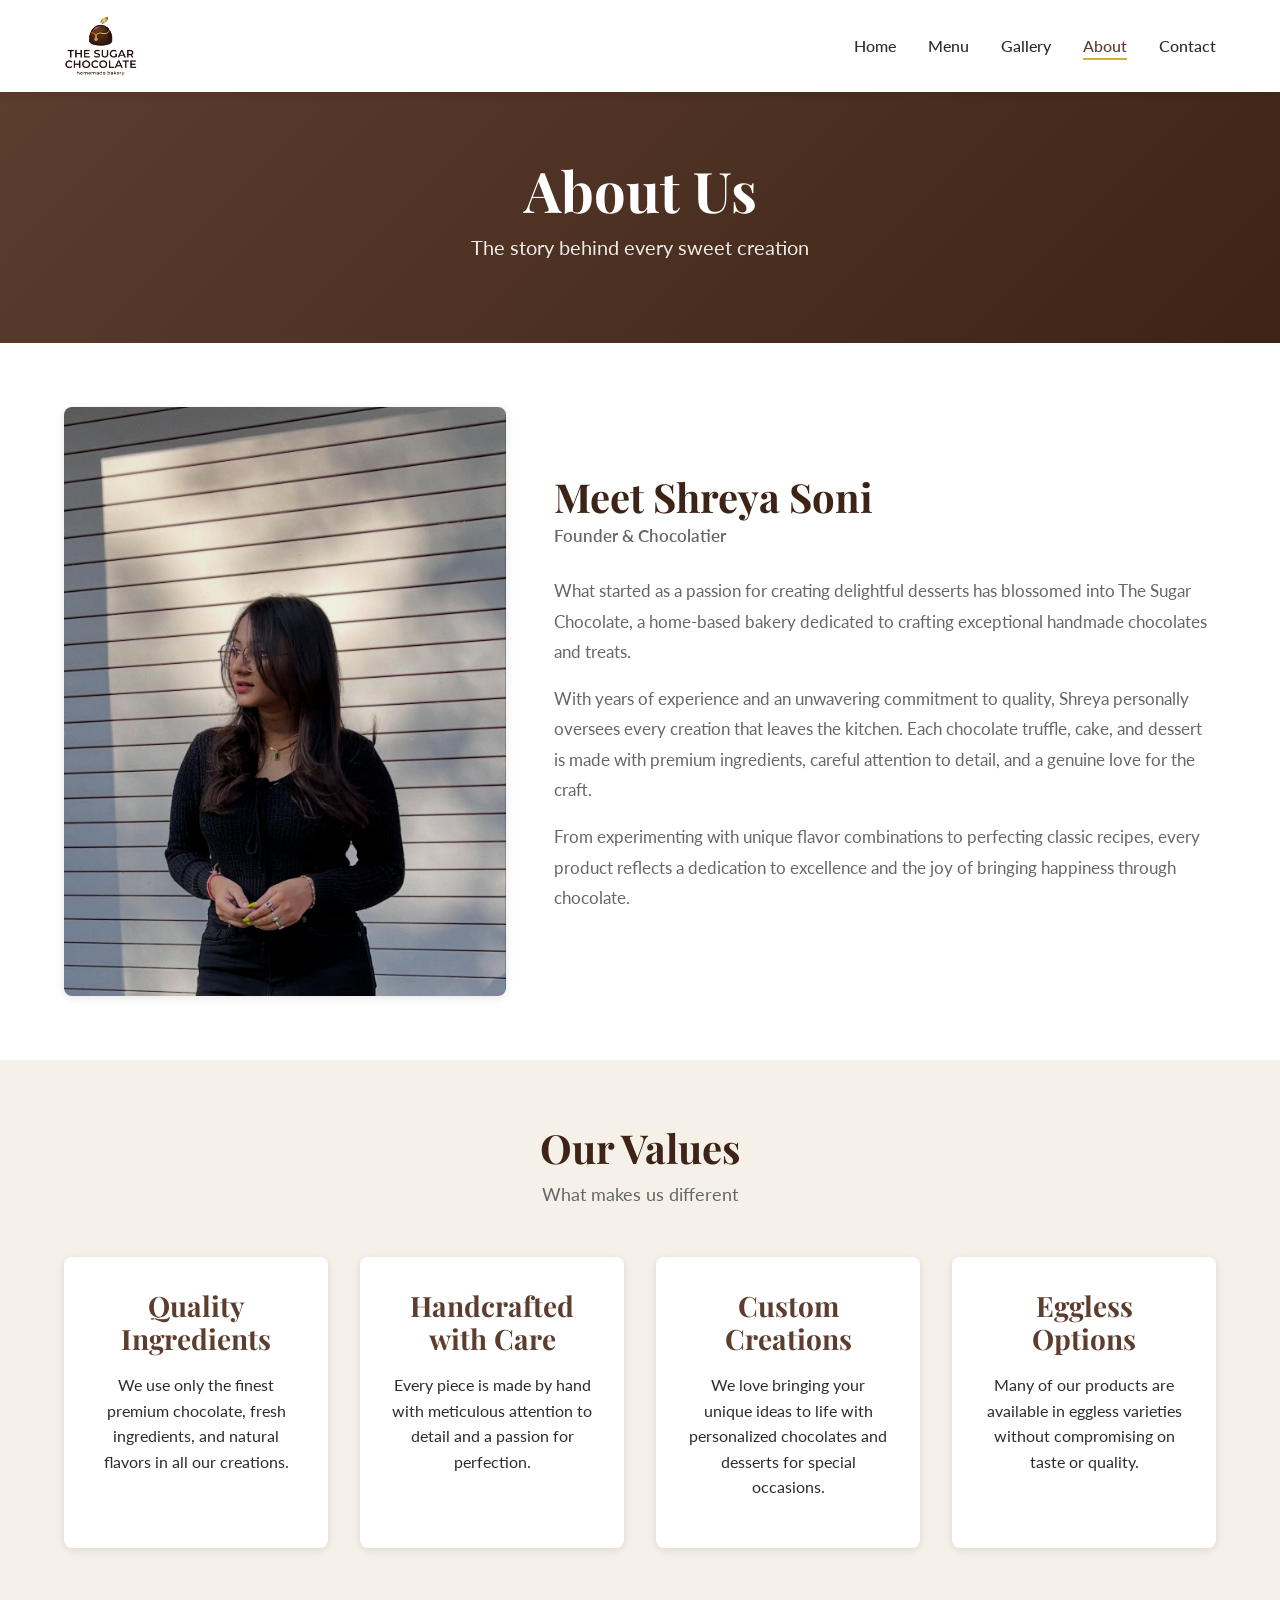
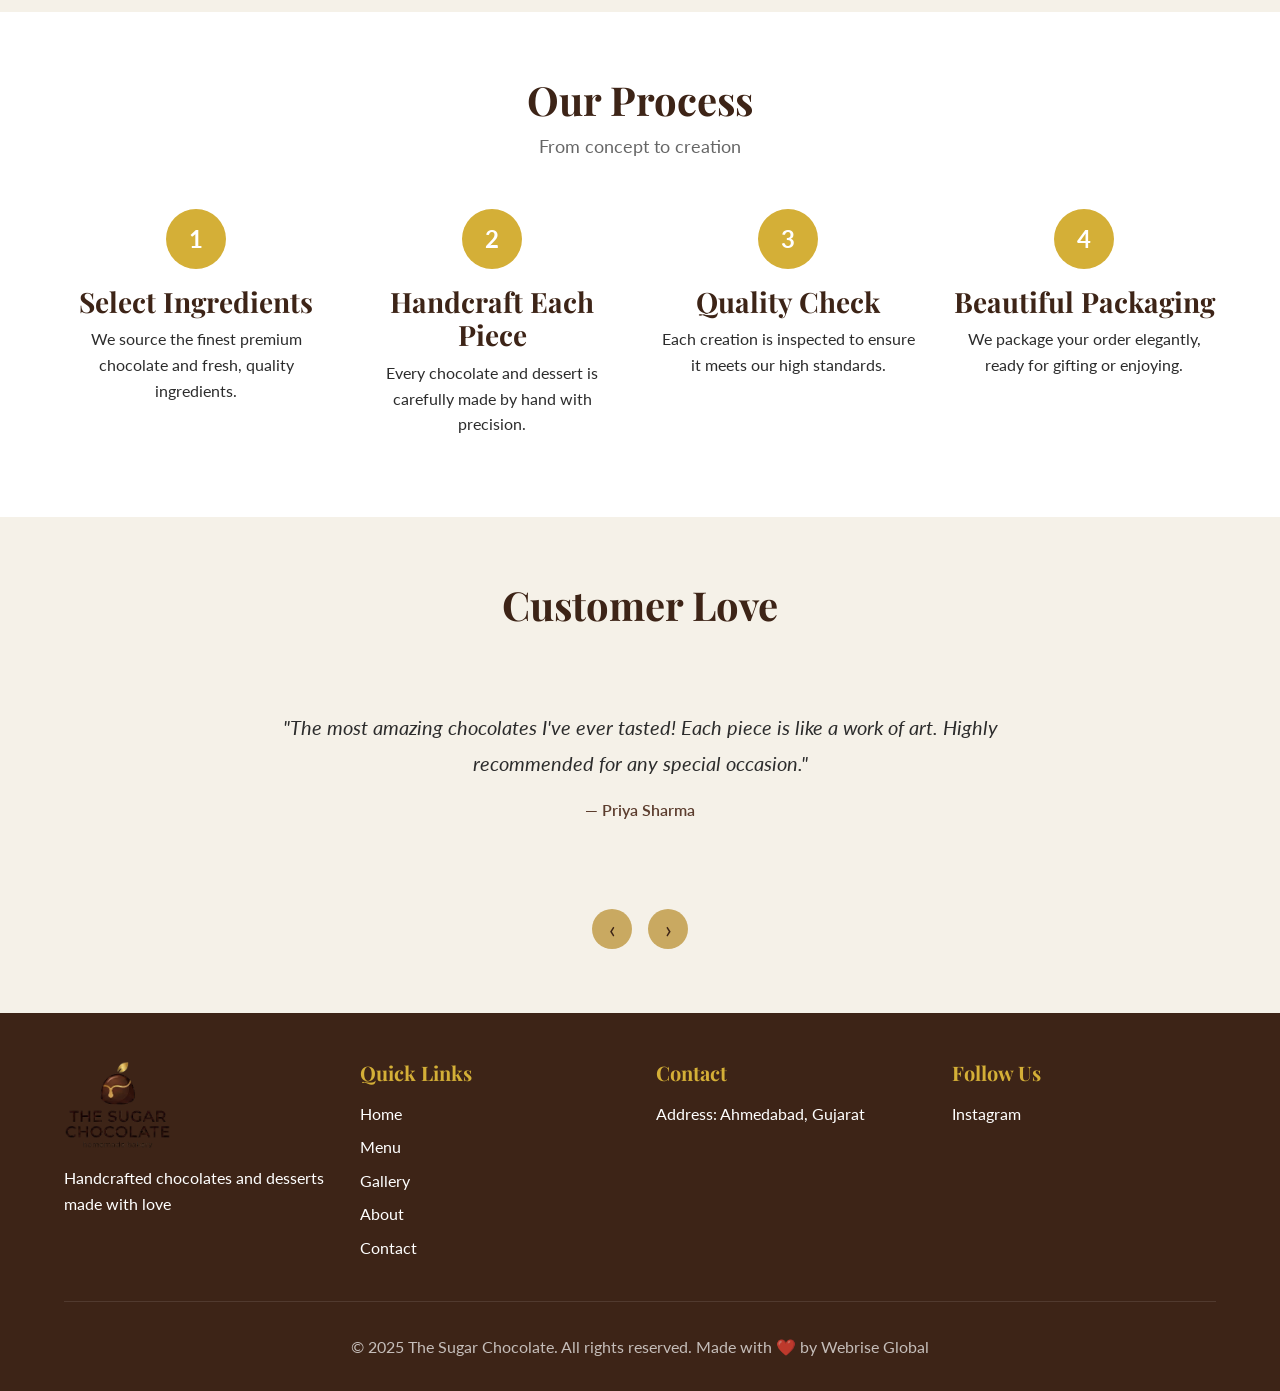
<file: about.html>
<!DOCTYPE html>
<html lang="en">
<head>
    <meta charset="UTF-8">
    <meta name="viewport" content="width=device-width, initial-scale=1.0">
    <meta name="description" content="Learn about Shreya Soni and The Sugar Chocolate story. Discover our passion for creating handmade artisan chocolates and desserts.">
    <title>About Us - The Sugar Chocolate</title>
    
    <link rel="preconnect" href="https://fonts.googleapis.com">
    <link rel="preconnect" href="https://fonts.gstatic.com" crossorigin>
    <link href="https://fonts.googleapis.com/css2?family=Playfair+Display:wght@400;600;700&family=Lato:wght@300;400;700&display=swap" rel="stylesheet">
    
    <link rel="stylesheet" href="css/styles.css">
</head>
<body>
    <header class="header" role="banner">
        <nav class="nav container" role="navigation" aria-label="Main navigation">
            <a href="index.html" class="logo" aria-label="The Sugar Chocolate Home">
                <img src="public/images/logo.png" alt="The Sugar Chocolate Logo" width="150" height="auto">
            </a>
            
            <button class="mobile-menu-toggle" aria-label="Toggle mobile menu" aria-expanded="false">
                <span class="hamburger"></span>
            </button>
            
            <ul class="nav-menu">
                <li><a href="index.html">Home</a></li>
                <li><a href="menu.html">Menu</a></li>
                <li><a href="gallery.html">Gallery</a></li>
                <li><a href="about.html" class="active">About</a></li>
                <li><a href="contact.html">Contact</a></li>
                
            </ul>
        </nav>
    </header>

    <main class="page-content">
        <section class="page-hero">
            <div class="container">
                <h1>About Us</h1>
                <p>The story behind every sweet creation</p>
            </div>
        </section>

        <!-- Founder Story -->
        <section class="founder-story section">
            <div class="container">
                <div class="founder-content">
                    <div class="founder-image">
                        <img src="assets/images/Shreya.jpg" alt="The Sugar Chocolate bakery display" loading="lazy">
                    </div>
                    <div class="founder-text">
                        <h2>Meet Shreya Soni</h2>
                        <p class="founder-subtitle">Founder & Chocolatier</p>
                        <p>What started as a passion for creating delightful desserts has blossomed into The Sugar Chocolate, a home-based bakery dedicated to crafting exceptional handmade chocolates and treats.</p>
                        <p>With years of experience and an unwavering commitment to quality, Shreya personally oversees every creation that leaves the kitchen. Each chocolate truffle, cake, and dessert is made with premium ingredients, careful attention to detail, and a genuine love for the craft.</p>
                        <p>From experimenting with unique flavor combinations to perfecting classic recipes, every product reflects a dedication to excellence and the joy of bringing happiness through chocolate.</p>
                    </div>
                </div>
            </div>
        </section>

        <!-- Brand Values -->
        <section class="values section bg-light">
            <div class="container">
                <div class="section-header">
                    <h2>Our Values</h2>
                    <p class="section-subtitle">What makes us different</p>
                </div>
                <div class="values-grid">
                    <div class="value-card">
                        <h3>Quality Ingredients</h3>
                        <p>We use only the finest premium chocolate, fresh ingredients, and natural flavors in all our creations.</p>
                    </div>
                    <div class="value-card">
                        <h3>Handcrafted with Care</h3>
                        <p>Every piece is made by hand with meticulous attention to detail and a passion for perfection.</p>
                    </div>
                    <div class="value-card">
                        <h3>Custom Creations</h3>
                        <p>We love bringing your unique ideas to life with personalized chocolates and desserts for special occasions.</p>
                    </div>
                    <div class="value-card">
                        <h3>Eggless Options</h3>
                        <p>Many of our products are available in eggless varieties without compromising on taste or quality.</p>
                    </div>
                </div>
            </div>
        </section>

        <!-- Process -->
        <section class="process section">
            <div class="container">
                <div class="section-header">
                    <h2>Our Process</h2>
                    <p class="section-subtitle">From concept to creation</p>
                </div>
                <div class="process-steps">
                    <div class="process-step">
                        <div class="step-number">1</div>
                        <h3>Select Ingredients</h3>
                        <p>We source the finest premium chocolate and fresh, quality ingredients.</p>
                    </div>
                    <div class="process-step">
                        <div class="step-number">2</div>
                        <h3>Handcraft Each Piece</h3>
                        <p>Every chocolate and dessert is carefully made by hand with precision.</p>
                    </div>
                    <div class="process-step">
                        <div class="step-number">3</div>
                        <h3>Quality Check</h3>
                        <p>Each creation is inspected to ensure it meets our high standards.</p>
                    </div>
                    <div class="process-step">
                        <div class="step-number">4</div>
                        <h3>Beautiful Packaging</h3>
                        <p>We package your order elegantly, ready for gifting or enjoying.</p>
                    </div>
                </div>
            </div>
        </section>

        <!-- Testimonials -->
        <section class="testimonials section bg-light">
            <div class="container">
                <div class="section-header">
                    <h2>Customer Love</h2>
                </div>
                <div class="testimonials-slider">
                    <div class="testimonial active">
                        <p class="testimonial-text">"The most amazing chocolates I've ever tasted! Each piece is like a work of art. Highly recommended for any special occasion."</p>
                        <p class="testimonial-author">— Priya Sharma</p>
                    </div>
                    <div class="testimonial">
                        <p class="testimonial-text">"Shreya's passion for chocolate-making shines through in every bite. The gift boxes are absolutely stunning and delicious!"</p>
                        <p class="testimonial-author">— Rahul Mehta</p>
                    </div>
                    <div class="testimonial">
                        <p class="testimonial-text">"Best eggless cakes in town! Perfect for our family celebrations. The attention to detail is remarkable."</p>
                        <p class="testimonial-author">— Anjali Patel</p>
                    </div>
                    <div class="testimonial">
                        <p class="testimonial-text">"Ordered a custom gift box for Diwali and everyone loved it! Beautiful presentation and incredible taste."</p>
                        <p class="testimonial-author">— Vikram Singh</p>
                    </div>
                    <div class="testimonial">
                        <p class="testimonial-text">"The chocolate truffles are divine! You can taste the quality in every bite. Will definitely order again."</p>
                        <p class="testimonial-author">— Neha Kapoor</p>
                    </div>
                </div>
                <div class="testimonial-controls">
                    <button class="testimonial-btn prev" aria-label="Previous testimonial">‹</button>
                    <button class="testimonial-btn next" aria-label="Next testimonial">›</button>
                </div>
            </div>
        </section>
    </main>

   <!-- Footer -->
    <footer class="footer" role="contentinfo">
        <div class="container">
            <div class="footer-content">
                <div class="footer-section">
                    <img src="public/images/logo.png" alt="The Sugar Chocolate Logo" class="footer-logo" width="120" height="auto">
                    <p>Handcrafted chocolates and desserts made with love</p>
                </div>
                <div class="footer-section">
                    <h3>Quick Links</h3>
                    <ul>
                        <li><a href="index.html">Home</a></li>
                        <li><a href="menu.html">Menu</a></li>
                        <li><a href="gallery.html">Gallery</a></li>
                        <li><a href="about.html">About</a></li>
                        <li><a href="contact.html">Contact</a></li>
                    </ul>
                </div>
                <div class="footer-section">
                    <h3>Contact</h3>
                    <ul>
                       
                        <li>Address: Ahmedabad, Gujarat</li>
                    </ul>
                </div>
                <div class="footer-section">
                    <h3>Follow Us</h3>
                    <div class="social-links">
                       
                        <a href="https://www.instagram.com/thesugarchocolate255/" aria-label="Instagram">Instagram</a>
                      
                    </div>
                </div>
            </div>
            <div class="footer-bottom">
                <p>&copy; 2025 The Sugar Chocolate. All rights reserved. Made with ❤️ by <a href="https://www.webriseglobal.com">Webrise Global</a> </p>
            </div>
        </div>
    </footer>

    <!-- Cart Modal -->
    
    <script src="js/main.js"></script>
</body>
</html>
</file>
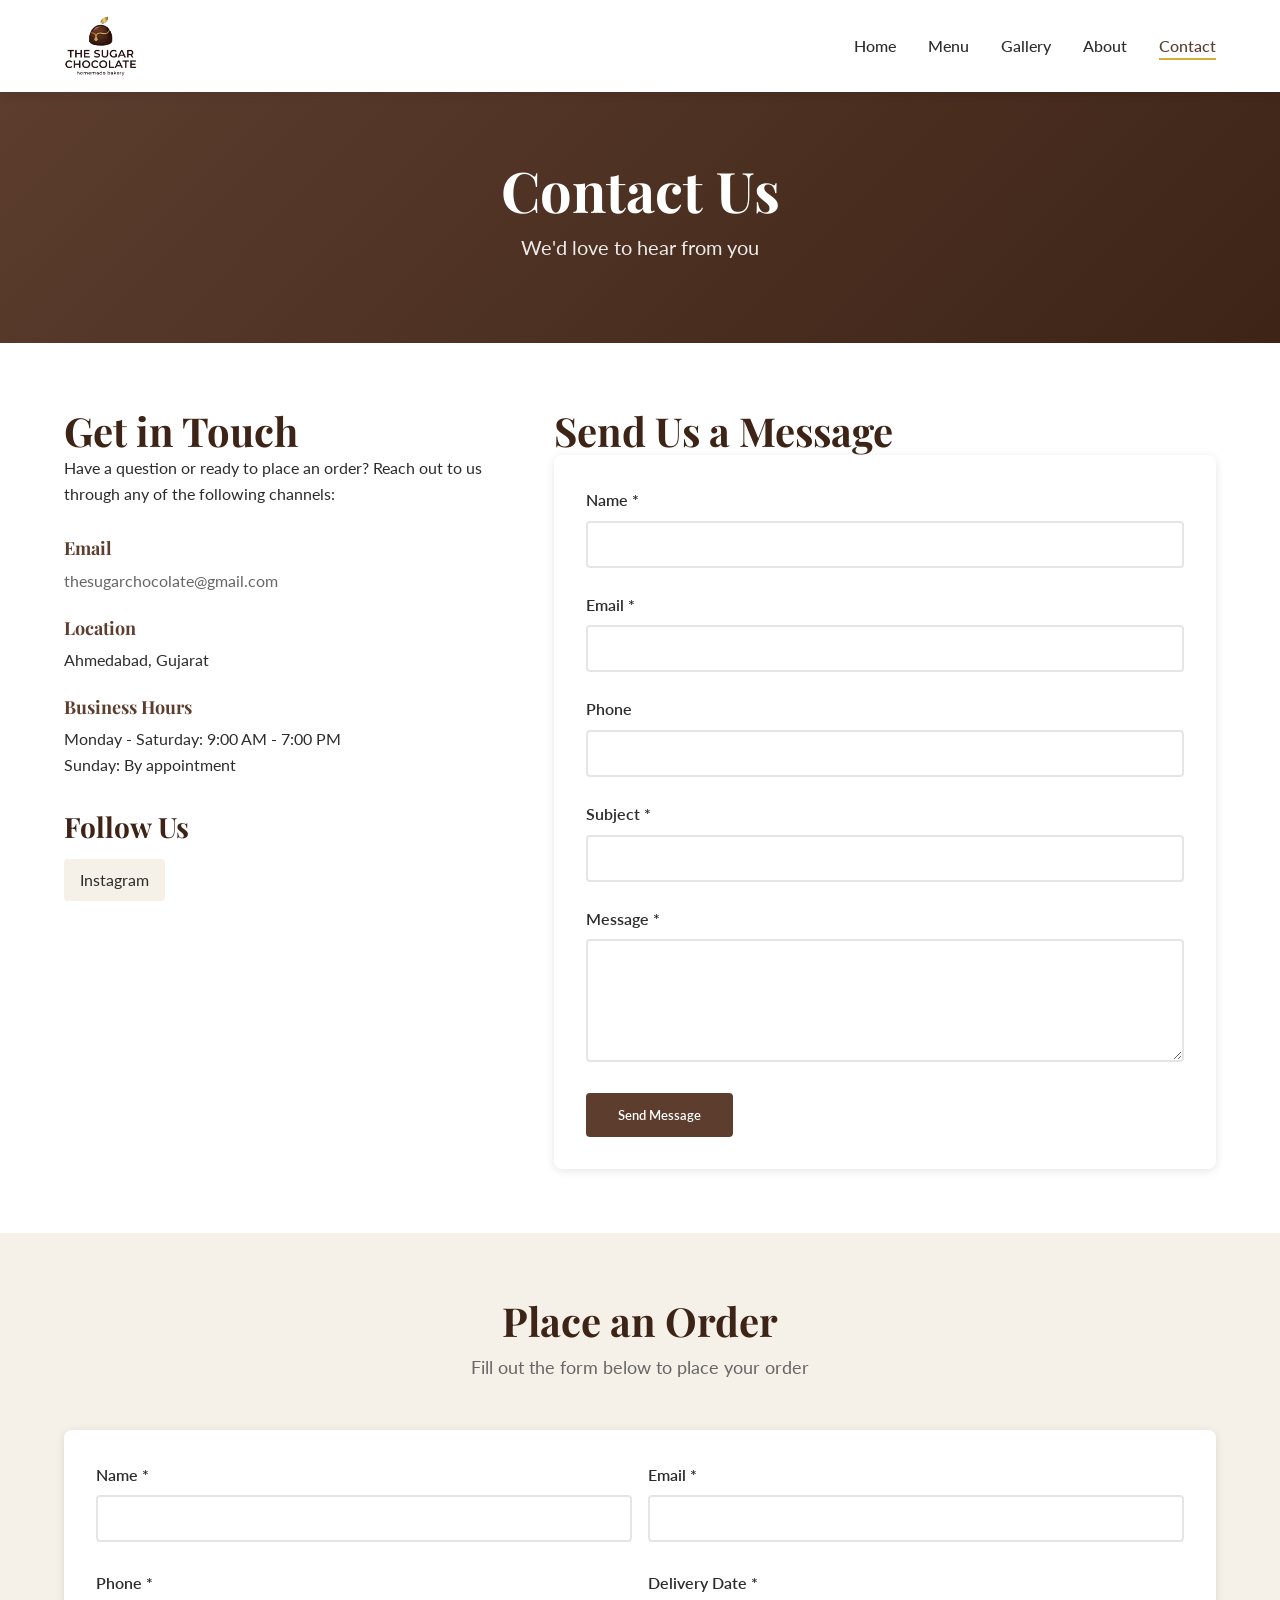
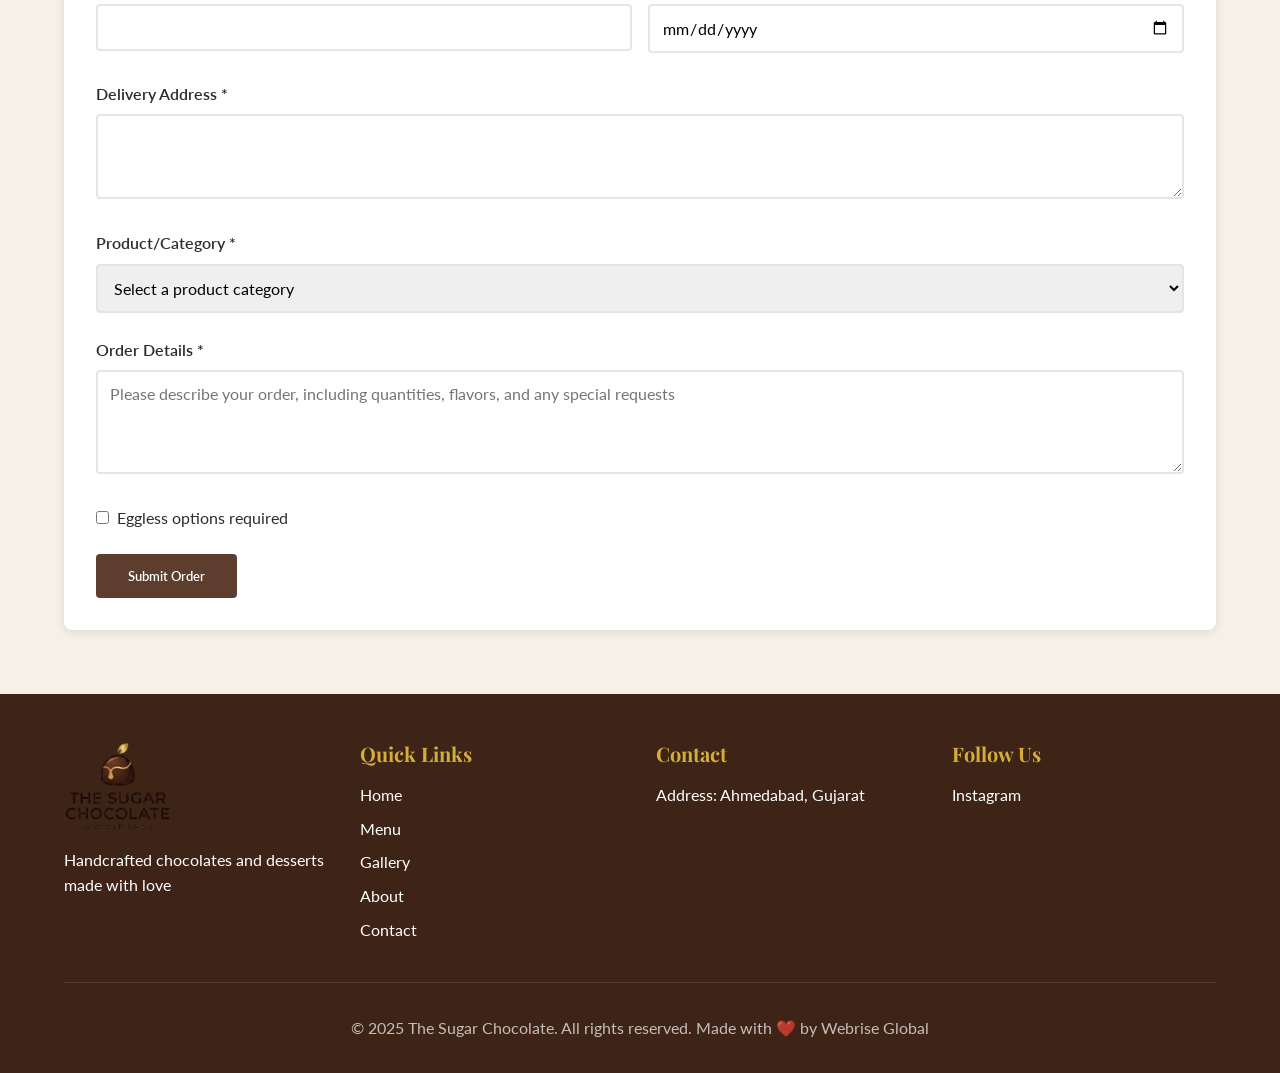
<file: contact.html>
<!DOCTYPE html>
<html lang="en">
<head>
    <meta charset="UTF-8">
    <meta name="viewport" content="width=device-width, initial-scale=1.0">
    <meta name="description" content="Contact The Sugar Chocolate for custom orders, inquiries, or to place an order. We're here to help with all your chocolate needs.">
    <title>Contact Us - The Sugar Chocolate</title>
    
    <link rel="preconnect" href="https://fonts.googleapis.com">
    <link rel="preconnect" href="https://fonts.gstatic.com" crossorigin>
    <link href="https://fonts.googleapis.com/css2?family=Playfair+Display:wght@400;600;700&family=Lato:wght@300;400;700&display=swap" rel="stylesheet">
    
    <link rel="stylesheet" href="css/styles.css">
</head>
<body>
    <header class="header" role="banner">
        <nav class="nav container" role="navigation" aria-label="Main navigation">
            <a href="index.html" class="logo" aria-label="The Sugar Chocolate Home">
                <img src="public/images/logo.png" alt="The Sugar Chocolate Logo" width="150" height="auto">
            </a>
            
            <button class="mobile-menu-toggle" aria-label="Toggle mobile menu" aria-expanded="false">
                <span class="hamburger"></span>
            </button>
            
            <ul class="nav-menu">
                <li><a href="index.html">Home</a></li>
                <li><a href="menu.html">Menu</a></li>
                <li><a href="gallery.html">Gallery</a></li>
                <li><a href="about.html">About</a></li>
                <li><a href="contact.html" class="active">Contact</a></li>
                </ul>
        </nav>
    </header>

    <main class="page-content">
        <section class="page-hero">
            <div class="container">
                <h1>Contact Us</h1>
                <p>We'd love to hear from you</p>
            </div>
        </section>

        <section class="contact-section section">
            <div class="container">
                <div class="contact-grid">
                    <!-- Contact Information -->
                    <div class="contact-info">
                        <h2>Get in Touch</h2>
                        <p>Have a question or ready to place an order? Reach out to us through any of the following channels:</p>
                        
                        <div class="contact-details">
                            <div class="contact-item">
                                <h3>Email</h3>
                                <p><a href="mailto:thesugarchocolate@gmail.com">thesugarchocolate@gmail.com</a></p>
                            </div>
                           
                            <div class="contact-item">
                                <h3>Location</h3>
                                <p>Ahmedabad, Gujarat</p>
                            </div>
                            <div class="contact-item">
                                <h3>Business Hours</h3>
                                <p>Monday - Saturday: 9:00 AM - 7:00 PM<br>Sunday: By appointment</p>
                            </div>
                        </div>

                        <div class="social-links-contact">
                            <h3>Follow Us</h3>
                            
                            <a href="https://www.instagram.com/thesugarchocolate255/" class="social-link">Instagram</a>
                          
                        </div>
                    </div>

                    <!-- Contact Form -->
                    <div class="contact-form-container">
                        <h2>Send Us a Message</h2>
                        <form id="contact-form" class="contact-form" novalidate>
                            <div class="form-group">
                                <label for="contact-name">Name *</label>
                                <input type="text" id="contact-name" name="name" required aria-required="true">
                                <span class="error-message"></span>
                            </div>
                            <div class="form-group">
                                <label for="contact-email">Email *</label>
                                <input type="email" id="contact-email" name="email" required aria-required="true">
                                <span class="error-message"></span>
                            </div>
                            <div class="form-group">
                                <label for="contact-phone">Phone</label>
                                <input type="tel" id="contact-phone" name="phone">
                                <span class="error-message"></span>
                            </div>
                            <div class="form-group">
                                <label for="contact-subject">Subject *</label>
                                <input type="text" id="contact-subject" name="subject" required aria-required="true">
                                <span class="error-message"></span>
                            </div>
                            <div class="form-group">
                                <label for="contact-message">Message *</label>
                                <textarea id="contact-message" name="message" rows="5" required aria-required="true"></textarea>
                                <span class="error-message"></span>
                            </div>
                            <button type="submit" class="btn btn-primary">Send Message</button>
                        </form>
                    </div>
                </div>
            </div>
        </section>

        <!-- Order Form -->
        <section id="order-form" class="order-form-section section bg-light">
            <div class="container">
                <div class="section-header">
                    <h2>Place an Order</h2>
                    <p class="section-subtitle">Fill out the form below to place your order</p>
                </div>
                <form id="order-form-main" class="order-form" novalidate>
                    <div class="form-row">
                        <div class="form-group">
                            <label for="order-name">Name *</label>
                            <input type="text" id="order-name" name="name" required aria-required="true">
                            <span class="error-message"></span>
                        </div>
                        <div class="form-group">
                            <label for="order-email">Email *</label>
                            <input type="email" id="order-email" name="email" required aria-required="true">
                            <span class="error-message"></span>
                        </div>
                    </div>
                    <div class="form-row">
                        <div class="form-group">
                            <label for="order-phone">Phone *</label>
                            <input type="tel" id="order-phone" name="phone" required aria-required="true">
                            <span class="error-message"></span>
                        </div>
                        <div class="form-group">
                            <label for="order-date">Delivery Date *</label>
                            <input type="date" id="order-date" name="date" required aria-required="true">
                            <span class="error-message"></span>
                        </div>
                    </div>
                    <div class="form-group">
                        <label for="order-address">Delivery Address *</label>
                        <textarea id="order-address" name="address" rows="3" required aria-required="true"></textarea>
                        <span class="error-message"></span>
                    </div>
                    <div class="form-group">
                        <label for="order-product">Product/Category *</label>
                        <select id="order-product" name="product" required aria-required="true">
                            <option value="">Select a product category</option>
                            <option value="chocolates">Handmade Chocolates</option>
                            <option value="cakes">Cakes</option>
                            <option value="cupcakes">Cupcakes</option>
                            <option value="cheesecakes">Cheesecakes</option>
                            <option value="giftboxes">Gift Boxes</option>
                            <option value="custom">Custom Order</option>
                        </select>
                        <span class="error-message"></span>
                    </div>
                    <div class="form-group">
                        <label for="order-details">Order Details *</label>
                        <textarea id="order-details" name="details" rows="4" placeholder="Please describe your order, including quantities, flavors, and any special requests" required aria-required="true"></textarea>
                        <span class="error-message"></span>
                    </div>
                    <div class="form-group checkbox-group">
                        <label>
                            <input type="checkbox" id="order-eggless" name="eggless">
                            Eggless options required
                        </label>
                    </div>
                    <button type="submit" class="btn btn-primary">Submit Order</button>
                </form>
            </div>
        </section>
    </main>

   <!-- Footer -->
    <footer class="footer" role="contentinfo">
        <div class="container">
            <div class="footer-content">
                <div class="footer-section">
                    <img src="public/images/logo.png" alt="The Sugar Chocolate Logo" class="footer-logo" width="120" height="auto">
                    <p>Handcrafted chocolates and desserts made with love</p>
                </div>
                <div class="footer-section">
                    <h3>Quick Links</h3>
                    <ul>
                        <li><a href="index.html">Home</a></li>
                        <li><a href="menu.html">Menu</a></li>
                        <li><a href="gallery.html">Gallery</a></li>
                        <li><a href="about.html">About</a></li>
                        <li><a href="contact.html">Contact</a></li>
                    </ul>
                </div>
                <div class="footer-section">
                    <h3>Contact</h3>
                    <ul>
                       
                        <li>Address: Ahmedabad, Gujarat</li>
                    </ul>
                </div>
                <div class="footer-section">
                    <h3>Follow Us</h3>
                    <div class="social-links">
                       
                        <a href="https://www.instagram.com/thesugarchocolate255/" aria-label="Instagram">Instagram</a>
                      
                    </div>
                </div>
            </div>
            <div class="footer-bottom">
                <p>&copy; 2025 The Sugar Chocolate. All rights reserved. Made with ❤️ by <a href="https://www.webriseglobal.com">Webrise Global</a> </p>
            </div>
        </div>
    </footer>

    <!-- Cart Modal -->
    
    <script src="js/main.js"></script>
</body>
</html>
</file>
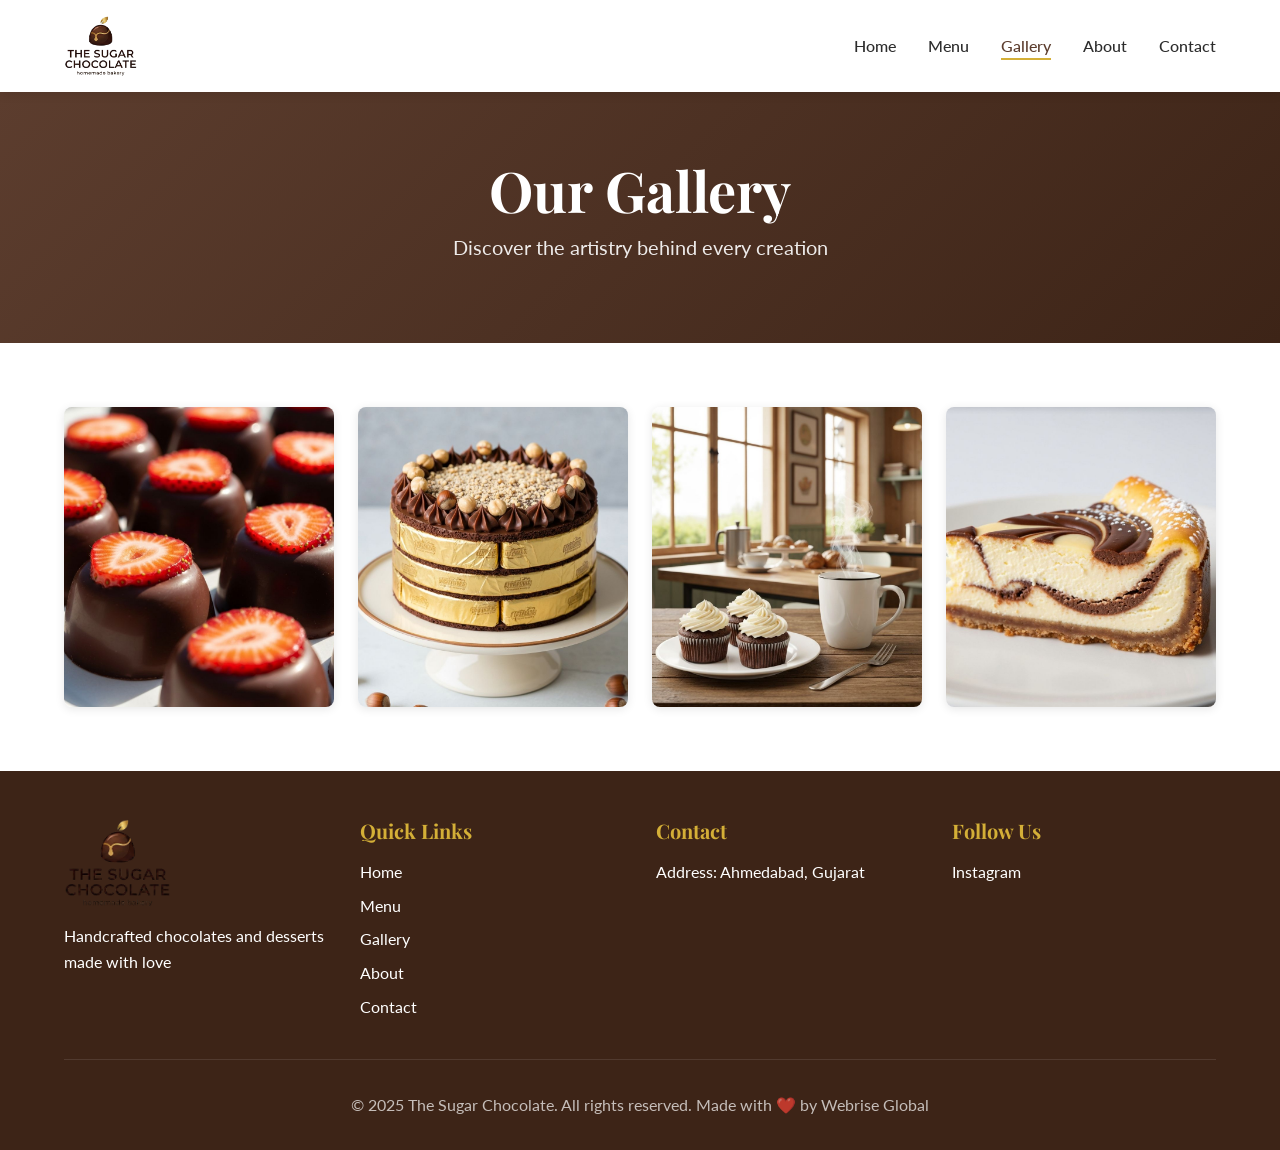
<file: gallery.html>
<!DOCTYPE html>
<html lang="en">
<head>
    <meta charset="UTF-8">
    <meta name="viewport" content="width=device-width, initial-scale=1.0">
    <meta name="description" content="View our gallery of handcrafted chocolates, cakes, and desserts. See the artistry behind The Sugar Chocolate creations.">
    <title>Gallery - The Sugar Chocolate</title>
    
    <link rel="preconnect" href="https://fonts.googleapis.com">
    <link rel="preconnect" href="https://fonts.gstatic.com" crossorigin>
    <link href="https://fonts.googleapis.com/css2?family=Playfair+Display:wght@400;600;700&family=Lato:wght@300;400;700&display=swap" rel="stylesheet">
    
    <link rel="stylesheet" href="css/styles.css">
</head>
<body>
    <header class="header" role="banner">
        <nav class="nav container" role="navigation" aria-label="Main navigation">
            <a href="index.html" class="logo" aria-label="The Sugar Chocolate Home">
                <img src="public/images/logo.png" alt="The Sugar Chocolate Logo" width="150" height="auto">
            </a>
            
            <button class="mobile-menu-toggle" aria-label="Toggle mobile menu" aria-expanded="false">
                <span class="hamburger"></span>
            </button>
            
            <ul class="nav-menu">
                <li><a href="index.html">Home</a></li>
                <li><a href="menu.html">Menu</a></li>
                <li><a href="gallery.html" class="active">Gallery</a></li>
                <li><a href="about.html">About</a></li>
                <li><a href="contact.html">Contact</a></li>
               
            </ul>
        </nav>
    </header>

    <main class="page-content">
        <section class="page-hero">
            <div class="container">
                <h1>Our Gallery</h1>
                <p>Discover the artistry behind every creation</p>
            </div>
        </section>

         <!-- Gallery Preview -->
    <section class="gallery-preview section" role="region" aria-label="Gallery preview">
        <div class="container">
            
            <div class="gallery-grid">
                <div class="gallery-item">
                    <img src="assets/images/strawberry-bonbons.jpg" alt="Strawberry dark chocolate bonbons with fresh strawberries" loading="lazy">
                </div>
                <div class="gallery-item">
                    <img src="assets/images/ferrero-cake.jpg" alt="Ferrero-style chocolate hazelnut cake on ceramic stand" loading="lazy">
                </div>
                <div class="gallery-item">
                    <img src="assets/images/chocolate-cupcakes.jpg" alt="Eggless chocolate cupcakes with frosting" loading="lazy">
                </div>
                <div class="gallery-item">
                    <img src="assets/images/cheesecake-slice.jpg" alt="Chocolate swirl cheesecake slice on white plate" loading="lazy">
                </div>
            </div>
           
        </div>
    </section>
    </main>

  <!-- Footer -->
    <footer class="footer" role="contentinfo">
        <div class="container">
            <div class="footer-content">
                <div class="footer-section">
                    <img src="public/images/logo.png" alt="The Sugar Chocolate Logo" class="footer-logo" width="120" height="auto">
                    <p>Handcrafted chocolates and desserts made with love</p>
                </div>
                <div class="footer-section">
                    <h3>Quick Links</h3>
                    <ul>
                        <li><a href="index.html">Home</a></li>
                        <li><a href="menu.html">Menu</a></li>
                        <li><a href="gallery.html">Gallery</a></li>
                        <li><a href="about.html">About</a></li>
                        <li><a href="contact.html">Contact</a></li>
                    </ul>
                </div>
                <div class="footer-section">
                    <h3>Contact</h3>
                    <ul>
                       
                        <li>Address: Ahmedabad, Gujarat</li>
                    </ul>
                </div>
                <div class="footer-section">
                    <h3>Follow Us</h3>
                    <div class="social-links">
                       
                        <a href="https://www.instagram.com/thesugarchocolate255/" aria-label="Instagram">Instagram</a>
                      
                    </div>
                </div>
            </div>
            <div class="footer-bottom">
                <p>&copy; 2025 The Sugar Chocolate. All rights reserved. Made with ❤️ by <a href="https://www.webriseglobal.com">Webrise Global</a> </p>
            </div>
        </div>
    </footer>

    <!-- Cart Modal -->
    
    <script src="js/main.js"></script>
</body>
</html>
</file>
<file: css/styles.css>
/* ========================================
   CSS Variables - Brand Colors from Logo
   ======================================== */
:root {
  --primary: #5c3d2e; /* Rich chocolate brown */
  --secondary: #c9a961; /* Golden/cream */
  --accent: #d4af37; /* Bright gold */
  --dark: #3d2417; /* Deep brown */
  --light: #f5f1e8; /* Cream/off-white */
  --background: #ffffff;
  --text: #2c2c2c;
  --text-light: #666666;
  --border: #e5e5e5;
  --success: #4caf50;
  --error: #f44336;

  --font-heading: "Playfair Display", serif;
  --font-body: "Lato", sans-serif;

  --transition: all 0.3s ease;
  --shadow: 0 2px 10px rgba(0, 0, 0, 0.1);
  --shadow-hover: 0 4px 20px rgba(92, 61, 46, 0.2);
}

/* ========================================
   Reset & Base Styles
   ======================================== */
* {
  margin: 0;
  padding: 0;
  box-sizing: border-box;
}

html {
  scroll-behavior: smooth;
}

body {
  font-family: var(--font-body);
  color: var(--text);
  line-height: 1.6;
  background: var(--background);
}

img {
  max-width: 100%;
  height: auto;
  display: block;
}

a {
  text-decoration: none;
  color: inherit;
  transition: var(--transition);
}

button {
  border: none;
  background: none;
  cursor: pointer;
  font-family: inherit;
}

/* ========================================
   Typography
   ======================================== */
h1,
h2,
h3,
h4,
h5,
h6 {
  font-family: var(--font-heading);
  font-weight: 700;
  line-height: 1.2;
  color: var(--dark);
}

h1 {
  font-size: clamp(2rem, 5vw, 3.5rem);
}

h2 {
  font-size: clamp(1.75rem, 4vw, 2.5rem);
}

h3 {
  font-size: clamp(1.25rem, 3vw, 1.75rem);
}

p {
  margin-bottom: 1rem;
}

/* ========================================
   Container & Layout
   ======================================== */
.container {
  max-width: 1200px;
  margin: 0 auto;
  padding: 0 1.5rem;
}

.section {
  padding: 4rem 0;
}

.bg-light {
  background: var(--light);
}

/* ========================================
   Header & Navigation
   ======================================== */
.header {
  background: var(--background);
  box-shadow: var(--shadow);
  position: sticky;
  top: 0;
  z-index: 1000;
}

.nav {
  display: flex;
  justify-content: space-between;
  align-items: center;
  padding: 1rem 1.5rem;
}

.logo img {
  height: 60px;
  width: auto;
}

.nav-menu {
  display: flex;
  list-style: none;
  gap: 2rem;
  align-items: center;
}

.nav-menu a {
  font-weight: 500;
  color: var(--text);
  position: relative;
}

.nav-menu a:hover,
.nav-menu a.active {
  color: var(--primary);
}

.nav-menu a.active::after {
  content: "";
  position: absolute;
  bottom: -5px;
  left: 0;
  width: 100%;
  height: 2px;
  background: var(--accent);
}

.cart-icon {
  position: relative;
  font-size: 1.25rem;
}

.cart-count {
  position: absolute;
  top: -8px;
  right: -10px;
  background: var(--accent);
  color: white;
  border-radius: 50%;
  width: 20px;
  height: 20px;
  display: flex;
  align-items: center;
  justify-content: center;
  font-size: 0.75rem;
  font-weight: bold;
}

.mobile-menu-toggle {
  display: none;
  flex-direction: column;
  gap: 5px;
  background: none;
  border: none;
  cursor: pointer;
}

.hamburger {
  width: 25px;
  height: 2px;
  background: var(--primary);
  display: block;
  position: relative;
  transition: var(--transition);
}

.hamburger::before,
.hamburger::after {
  content: "";
  position: absolute;
  width: 25px;
  height: 2px;
  background: var(--primary);
  transition: var(--transition);
}

.hamburger::before {
  top: -8px;
}

.hamburger::after {
  top: 8px;
}

/* ========================================
   Buttons
   ======================================== */
.btn {
  display: inline-block;
  padding: 0.875rem 2rem;
  border-radius: 4px;
  font-weight: 600;
  text-align: center;
  transition: var(--transition);
  cursor: pointer;
}

.btn-primary {
  background: var(--primary);
  color: white;
}

.btn-primary:hover {
  background: var(--dark);
  box-shadow: var(--shadow-hover);
  transform: translateY(-2px);
}

.btn-secondary {
  background: var(--secondary);
  color: var(--dark);
}

.btn-secondary:hover {
  background: var(--accent);
  box-shadow: var(--shadow-hover);
  transform: translateY(-2px);
}

.btn-outline {
  border: 2px solid var(--primary);
  color: var(--primary);
  background: transparent;
}

.btn-outline:hover {
  background: var(--primary);
  color: white;
}

/* ========================================
   Hero Section
   ======================================== */
.hero {
  display: grid;
  grid-template-columns: 1fr 1fr;
  align-items: center;
  gap: 3rem;
  padding: 4rem 1.5rem;
  max-width: 1200px;
  margin: 0 auto;
  min-height: 600px;
}

.hero-content {
  padding: 2rem 0;
}

.hero-title {
  color: var(--dark);
  margin-bottom: 1rem;
  font-size: clamp(2.5rem, 5vw, 4rem);
}

.hero-subtitle {
  font-size: 1.25rem;
  color: var(--text-light);
  margin-bottom: 2rem;
  line-height: 1.6;
}

.hero-buttons {
  display: flex;
  gap: 1rem;
  flex-wrap: wrap;
}

.hero-image img {
  border-radius: 12px;
  box-shadow: var(--shadow-hover);
  width: 100%;
  height: 500px;
  object-fit: cover;
}

/* ========================================
   Section Headers
   ======================================== */
.section-header {
  text-align: center;
  margin-bottom: 3rem;
}

.section-subtitle {
  color: var(--text-light);
  font-size: 1.125rem;
  margin-top: 0.5rem;
}

.section-footer {
  text-align: center;
  margin-top: 3rem;
}

/* ========================================
   About Preview
   ======================================== */
.about-preview-content {
  display: grid;
  grid-template-columns: 1.5fr 1fr;
  gap: 3rem;
  align-items: center;
}

.about-text p {
  font-size: 1.125rem;
  color: var(--text-light);
  line-height: 1.8;
}

.about-text .btn {
  margin-top: 1.5rem;
}

.about-image img {
  border-radius: 8px;
  box-shadow: var(--shadow);
}

/* ========================================
   Products Grid
   ======================================== */
.products-grid {
  display: grid;
  grid-template-columns: repeat(auto-fill, minmax(280px, 1fr));
  gap: 2rem;
}

.product-card {
  background: white;
  border-radius: 8px;
  overflow: hidden;
  box-shadow: var(--shadow);
  transition: var(--transition);
}

.product-card:hover {
  transform: translateY(-5px);
  box-shadow: var(--shadow-hover);
}

.product-image {
  width: 100%;
  height: 250px;
  overflow: hidden;
  position: relative;
}

.product-image img {
  width: 100%;
  height: 100%;
  object-fit: cover;
  transition: var(--transition);
}

.product-card:hover .product-image img {
  transform: scale(1.05);
}

.product-badges {
  position: absolute;
  top: 10px;
  right: 10px;
  display: flex;
  flex-direction: column;
  gap: 5px;
}

.badge {
  background: var(--accent);
  color: white;
  padding: 0.25rem 0.75rem;
  border-radius: 20px;
  font-size: 0.75rem;
  font-weight: 600;
  text-transform: uppercase;
}

.badge-eggless {
  background: var(--success);
}

.product-content {
  padding: 1.5rem;
}

.product-category {
  color: var(--secondary);
  font-size: 0.875rem;
  font-weight: 600;
  text-transform: uppercase;
  margin-bottom: 0.5rem;
}

.product-name {
  font-size: 1.25rem;
  margin-bottom: 0.5rem;
  color: var(--dark);
}

.product-description {
  color: var(--text-light);
  font-size: 0.95rem;
  margin-bottom: 1rem;
}

.product-footer {
  display: flex;
  justify-content: space-between;
  align-items: center;
}

.product-price {
  font-size: 1.25rem;
  font-weight: 700;
  color: var(--primary);
}

.btn-order {
  padding: 0.5rem 1.5rem;
  background: var(--primary);
  color: white;
  border-radius: 4px;
  font-weight: 600;
  transition: var(--transition);
}

.btn-order:hover {
  background: var(--dark);
}

/* ========================================
   Gallery
   ======================================== */
.gallery-grid {
  display: grid;
  grid-template-columns: repeat(auto-fit, minmax(250px, 1fr));
  gap: 1.5rem;
}

.gallery-item {
  overflow: hidden;
  border-radius: 8px;
  box-shadow: var(--shadow);
  cursor: pointer;
  transition: var(--transition);
}

.gallery-item:hover {
  transform: translateY(-5px);
  box-shadow: var(--shadow-hover);
}

.gallery-item img {
  width: 100%;
  height: 300px;
  object-fit: cover;
  transition: var(--transition);
}

.gallery-item:hover img {
  transform: scale(1.1);
}

.masonry-grid {
  column-count: 3;
  column-gap: 1.5rem;
}

.masonry-item {
  break-inside: avoid;
  margin-bottom: 1.5rem;
  overflow: hidden;
  border-radius: 8px;
  box-shadow: var(--shadow);
  cursor: pointer;
  transition: var(--transition);
}

.masonry-item:hover {
  box-shadow: var(--shadow-hover);
}

.masonry-item img {
  width: 100%;
  display: block;
  transition: var(--transition);
}

.masonry-item:hover img {
  transform: scale(1.05);
}

/* ========================================
   Testimonials
   ======================================== */
.testimonials-slider {
  max-width: 800px;
  margin: 0 auto;
  position: relative;
  min-height: 200px;
}

.testimonial {
  display: none;
  text-align: center;
  padding: 2rem;
}

.testimonial.active {
  display: block;
  animation: fadeIn 0.5s;
}

@keyframes fadeIn {
  from {
    opacity: 0;
    transform: translateY(10px);
  }
  to {
    opacity: 1;
    transform: translateY(0);
  }
}

.testimonial-text {
  font-size: 1.25rem;
  font-style: italic;
  color: var(--text);
  line-height: 1.8;
  margin-bottom: 1rem;
}

.testimonial-author {
  font-weight: 600;
  color: var(--primary);
}

.testimonial-controls {
  display: flex;
  justify-content: center;
  gap: 1rem;
  margin-top: 2rem;
}

.testimonial-btn {
  width: 40px;
  height: 40px;
  border-radius: 50%;
  background: var(--secondary);
  color: var(--dark);
  font-size: 1.5rem;
  display: flex;
  align-items: center;
  justify-content: center;
  transition: var(--transition);
}

.testimonial-btn:hover {
  background: var(--accent);
}

/* ========================================
   Footer
   ======================================== */
.footer {
  background: var(--dark);
  color: white;
  padding: 3rem 0 1rem;
}

.footer-content {
  display: grid;
  grid-template-columns: repeat(auto-fit, minmax(250px, 1fr));
  gap: 2rem;
  margin-bottom: 2rem;
}

.footer-section h3 {
  color: var(--accent);
  margin-bottom: 1rem;
  font-size: 1.25rem;
}

.footer-section ul {
  list-style: none;
}

.footer-section ul li {
  margin-bottom: 0.5rem;
}

.footer-section a:hover {
  color: var(--accent);
}

.footer-logo {
  margin-bottom: 1rem;
}

.social-links {
  display: flex;
  gap: 1rem;
  flex-wrap: wrap;
}

.social-links a {
  color: white;
  transition: var(--transition);
}

.social-links a:hover {
  color: var(--accent);
}

.footer-bottom {
  text-align: center;
  padding-top: 2rem;
  border-top: 1px solid rgba(255, 255, 255, 0.1);
  color: rgba(255, 255, 255, 0.7);
}

/* ========================================
   Page Hero
   ======================================== */
.page-hero {
  background: linear-gradient(135deg, var(--primary), var(--dark));
  color: white;
  padding: 4rem 0;
  text-align: center;
}

.page-hero h1 {
  color: white;
  margin-bottom: 0.5rem;
}

.page-hero p {
  font-size: 1.25rem;
  color: rgba(255, 255, 255, 0.9);
}

/* ========================================
   Menu Page
   ======================================== */
.search-container {
  max-width: 600px;
  margin: 0 auto 2rem;
}

.search-input {
  width: 100%;
  padding: 1rem;
  border: 2px solid var(--border);
  border-radius: 8px;
  font-size: 1rem;
  transition: var(--transition);
}

.search-input:focus {
  outline: none;
  border-color: var(--primary);
}

.filter-buttons {
  display: flex;
  justify-content: center;
  flex-wrap: wrap;
  gap: 1rem;
  margin-bottom: 3rem;
}

.filter-btn {
  padding: 0.75rem 1.5rem;
  border: 2px solid var(--border);
  border-radius: 25px;
  background: white;
  color: var(--text);
  font-weight: 600;
  transition: var(--transition);
}

.filter-btn:hover,
.filter-btn.active {
  background: var(--primary);
  color: white;
  border-color: var(--primary);
}

.no-results {
  text-align: center;
  padding: 3rem;
  font-size: 1.125rem;
  color: var(--text-light);
}

/* ========================================
   About Page
   ======================================== */
.founder-content {
  display: grid;
  grid-template-columns: 1fr 1.5fr;
  gap: 3rem;
  align-items: center;
}

.founder-image img {
  border-radius: 8px;
  box-shadow: var(--shadow);
}

.founder-subtitle {
  color: var(--secondary);
  font-size: 1.125rem;
  font-weight: 600;
  margin-bottom: 1.5rem;
}

.founder-text p {
  font-size: 1.0625rem;
  line-height: 1.8;
  color: var(--text-light);
}

.values-grid {
  display: grid;
  grid-template-columns: repeat(auto-fit, minmax(250px, 1fr));
  gap: 2rem;
}

.value-card {
  background: white;
  padding: 2rem;
  border-radius: 8px;
  box-shadow: var(--shadow);
  text-align: center;
  transition: var(--transition);
}

.value-card:hover {
  transform: translateY(-5px);
  box-shadow: var(--shadow-hover);
}

.value-card h3 {
  color: var(--primary);
  margin-bottom: 1rem;
}

.process-steps {
  display: grid;
  grid-template-columns: repeat(auto-fit, minmax(220px, 1fr));
  gap: 2rem;
}

.process-step {
  text-align: center;
}

.step-number {
  width: 60px;
  height: 60px;
  background: var(--accent);
  color: white;
  border-radius: 50%;
  display: flex;
  align-items: center;
  justify-content: center;
  font-size: 1.5rem;
  font-weight: bold;
  margin: 0 auto 1rem;
}

.process-step h3 {
  margin-bottom: 0.5rem;
}

/* ========================================
   Contact Page
   ======================================== */
.contact-grid {
  display: grid;
  grid-template-columns: 1fr 1.5fr;
  gap: 3rem;
}

.contact-details {
  margin: 2rem 0;
}

.contact-item {
  margin-bottom: 1.5rem;
}

.contact-item h3 {
  font-size: 1.125rem;
  margin-bottom: 0.5rem;
  color: var(--primary);
}

.contact-item a {
  color: var(--text-light);
}

.contact-item a:hover {
  color: var(--primary);
}

.social-links-contact {
  margin-top: 2rem;
}

.social-links-contact h3 {
  margin-bottom: 1rem;
}

.social-link {
  display: inline-block;
  margin-right: 1rem;
  padding: 0.5rem 1rem;
  background: var(--light);
  border-radius: 4px;
  transition: var(--transition);
}

.social-link:hover {
  background: var(--primary);
  color: white;
}

.contact-form,
.order-form {
  background: white;
  padding: 2rem;
  border-radius: 8px;
  box-shadow: var(--shadow);
}

.form-row {
  display: grid;
  grid-template-columns: 1fr 1fr;
  gap: 1rem;
}

.form-group {
  margin-bottom: 1.5rem;
}

.form-group label {
  display: block;
  margin-bottom: 0.5rem;
  font-weight: 600;
  color: var(--text);
}

.form-group input,
.form-group textarea,
.form-group select {
  width: 100%;
  padding: 0.75rem;
  border: 2px solid var(--border);
  border-radius: 4px;
  font-family: inherit;
  font-size: 1rem;
  transition: var(--transition);
}

.form-group input:focus,
.form-group textarea:focus,
.form-group select:focus {
  outline: none;
  border-color: var(--primary);
}

.form-group .error-message {
  display: block;
  color: var(--error);
  font-size: 0.875rem;
  margin-top: 0.25rem;
}

.form-group.error input,
.form-group.error textarea,
.form-group.error select {
  border-color: var(--error);
}

.checkbox-group label {
  display: flex;
  align-items: center;
  gap: 0.5rem;
  font-weight: normal;
}

.checkbox-group input[type="checkbox"] {
  width: auto;
}

/* ========================================
   Modals
   ======================================== */
.modal {
  display: none;
  position: fixed;
  top: 0;
  left: 0;
  width: 100%;
  height: 100%;
  background: rgba(0, 0, 0, 0.7);
  z-index: 2000;
  align-items: center;
  justify-content: center;
  animation: fadeIn 0.3s;
}

.modal.active {
  display: flex;
}

.modal-content {
  background: white;
  padding: 2rem;
  border-radius: 8px;
  max-width: 600px;
  width: 90%;
  max-height: 90vh;
  overflow-y: auto;
  position: relative;
  animation: slideUp 0.3s;
}

@keyframes slideUp {
  from {
    opacity: 0;
    transform: translateY(20px);
  }
  to {
    opacity: 1;
    transform: translateY(0);
  }
}

.modal-close {
  position: absolute;
  top: 1rem;
  right: 1rem;
  font-size: 2rem;
  color: var(--text-light);
  background: none;
  border: none;
  cursor: pointer;
  line-height: 1;
  transition: var(--transition);
}

.modal-close:hover {
  color: var(--primary);
}

.modal h2 {
  margin-bottom: 1.5rem;
}

.modal-actions {
  display: flex;
  gap: 1rem;
  justify-content: flex-end;
  margin-top: 1.5rem;
}

.cart-items {
  margin: 1.5rem 0;
}

.cart-item {
  display: flex;
  justify-content: space-between;
  align-items: center;
  padding: 1rem;
  border-bottom: 1px solid var(--border);
}

.cart-item-info {
  flex: 1;
}

.cart-item-name {
  font-weight: 600;
  margin-bottom: 0.25rem;
}

.cart-item-quantity {
  color: var(--text-light);
  font-size: 0.875rem;
}

.cart-item-price {
  font-weight: 700;
  color: var(--primary);
}

.cart-item-remove {
  color: var(--error);
  font-size: 0.875rem;
  cursor: pointer;
  margin-left: 1rem;
}

.cart-item-remove:hover {
  text-decoration: underline;
}

.cart-total {
  padding: 1rem;
  text-align: right;
  font-size: 1.25rem;
  border-top: 2px solid var(--border);
}

.cart-actions {
  display: flex;
  gap: 1rem;
  justify-content: space-between;
  margin-top: 1.5rem;
}

.empty-cart {
  text-align: center;
  padding: 2rem;
  color: var(--text-light);
}

.success-modal {
  text-align: center;
}

.success-icon {
  width: 80px;
  height: 80px;
  background: var(--success);
  color: white;
  border-radius: 50%;
  display: flex;
  align-items: center;
  justify-content: center;
  font-size: 3rem;
  margin: 0 auto 1.5rem;
}

/* ========================================
   Lightbox
   ======================================== */
.lightbox {
  display: none;
  position: fixed;
  top: 0;
  left: 0;
  width: 100%;
  height: 100%;
  background: rgba(0, 0, 0, 0.95);
  z-index: 3000;
  align-items: center;
  justify-content: center;
}

.lightbox.active {
  display: flex;
}

.lightbox img {
  max-width: 90%;
  max-height: 90vh;
  object-fit: contain;
}

.lightbox-close,
.lightbox-prev,
.lightbox-next {
  position: absolute;
  background: rgba(255, 255, 255, 0.2);
  color: white;
  border: none;
  font-size: 3rem;
  cursor: pointer;
  padding: 1rem;
  transition: var(--transition);
  backdrop-filter: blur(10px);
}

.lightbox-close {
  top: 20px;
  right: 20px;
  border-radius: 50%;
  width: 60px;
  height: 60px;
  display: flex;
  align-items: center;
  justify-content: center;
  line-height: 1;
}

.lightbox-prev {
  left: 20px;
  top: 50%;
  transform: translateY(-50%);
  border-radius: 4px;
}

.lightbox-next {
  right: 20px;
  top: 50%;
  transform: translateY(-50%);
  border-radius: 4px;
}

.lightbox-close:hover,
.lightbox-prev:hover,
.lightbox-next:hover {
  background: rgba(255, 255, 255, 0.3);
}

/* ========================================
   Responsive Design
   ======================================== */
@media (max-width: 968px) {
  .hero {
    grid-template-columns: 1fr;
    gap: 2rem;
  }

  .hero-image {
    order: -1;
  }

  .about-preview-content,
  .founder-content {
    grid-template-columns: 1fr;
  }

  .contact-grid {
    grid-template-columns: 1fr;
  }

  .masonry-grid {
    column-count: 2;
  }
}

@media (max-width: 768px) {
  .nav-menu {
    position: fixed;
    left: -100%;
    top: 80px;
    flex-direction: column;
    background: white;
    width: 100%;
    text-align: center;
    transition: var(--transition);
    box-shadow: var(--shadow);
    padding: 2rem 0;
  }

  .nav-menu.active {
    left: 0;
  }

  .mobile-menu-toggle {
    display: flex;
  }

  .hero-buttons {
    flex-direction: column;
  }

  .btn {
    width: 100%;
  }

  .form-row {
    grid-template-columns: 1fr;
  }

  .cart-actions {
    flex-direction: column;
  }
}

@media (max-width: 580px) {
  .products-grid {
    grid-template-columns: 1fr;
  }

  .filter-buttons {
    flex-direction: column;
    align-items: stretch;
  }

  .masonry-grid {
    column-count: 1;
  }

  .lightbox-prev,
  .lightbox-next {
    font-size: 2rem;
    padding: 0.5rem;
  }

  .section {
    padding: 2rem 0;
  }
}

/* ========================================
   Print Styles
   ======================================== */
@media print {
  .header,
  .footer,
  .btn,
  .modal,
  .lightbox {
    display: none;
  }
}
</file>
